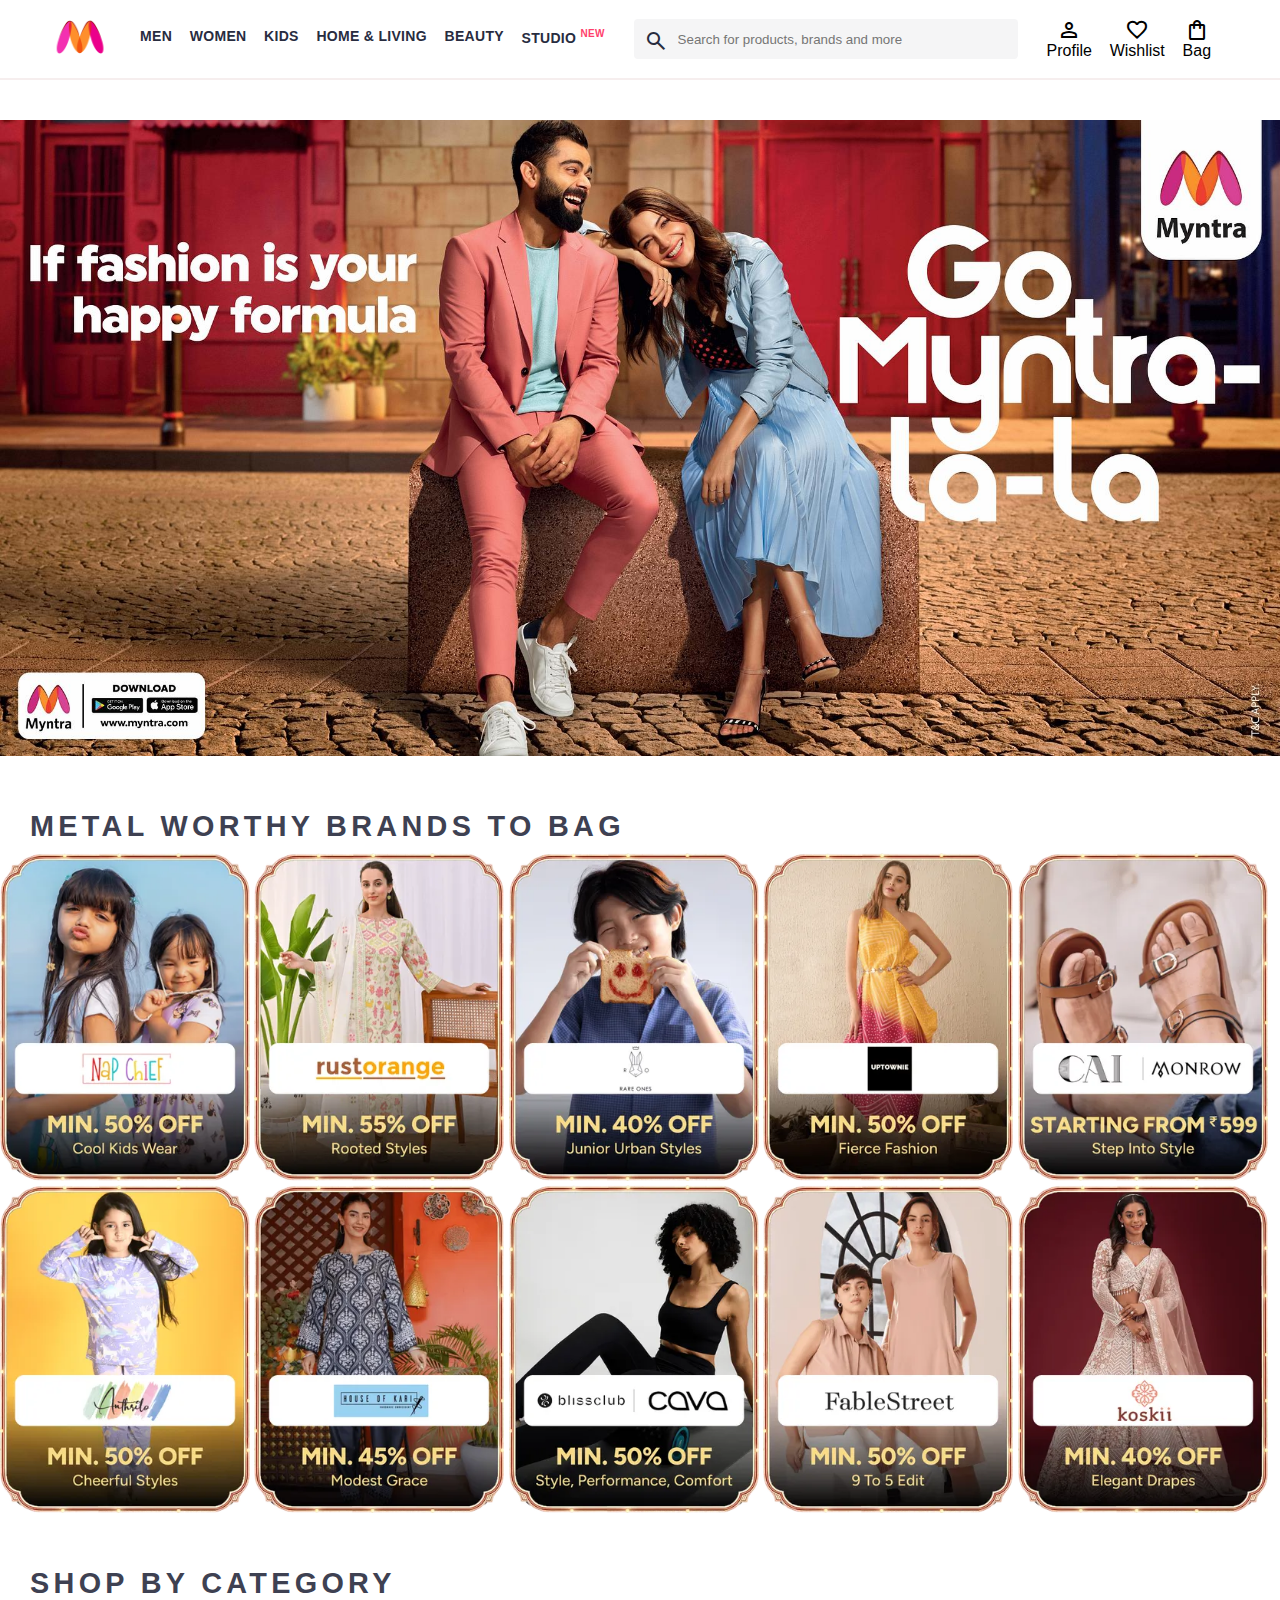
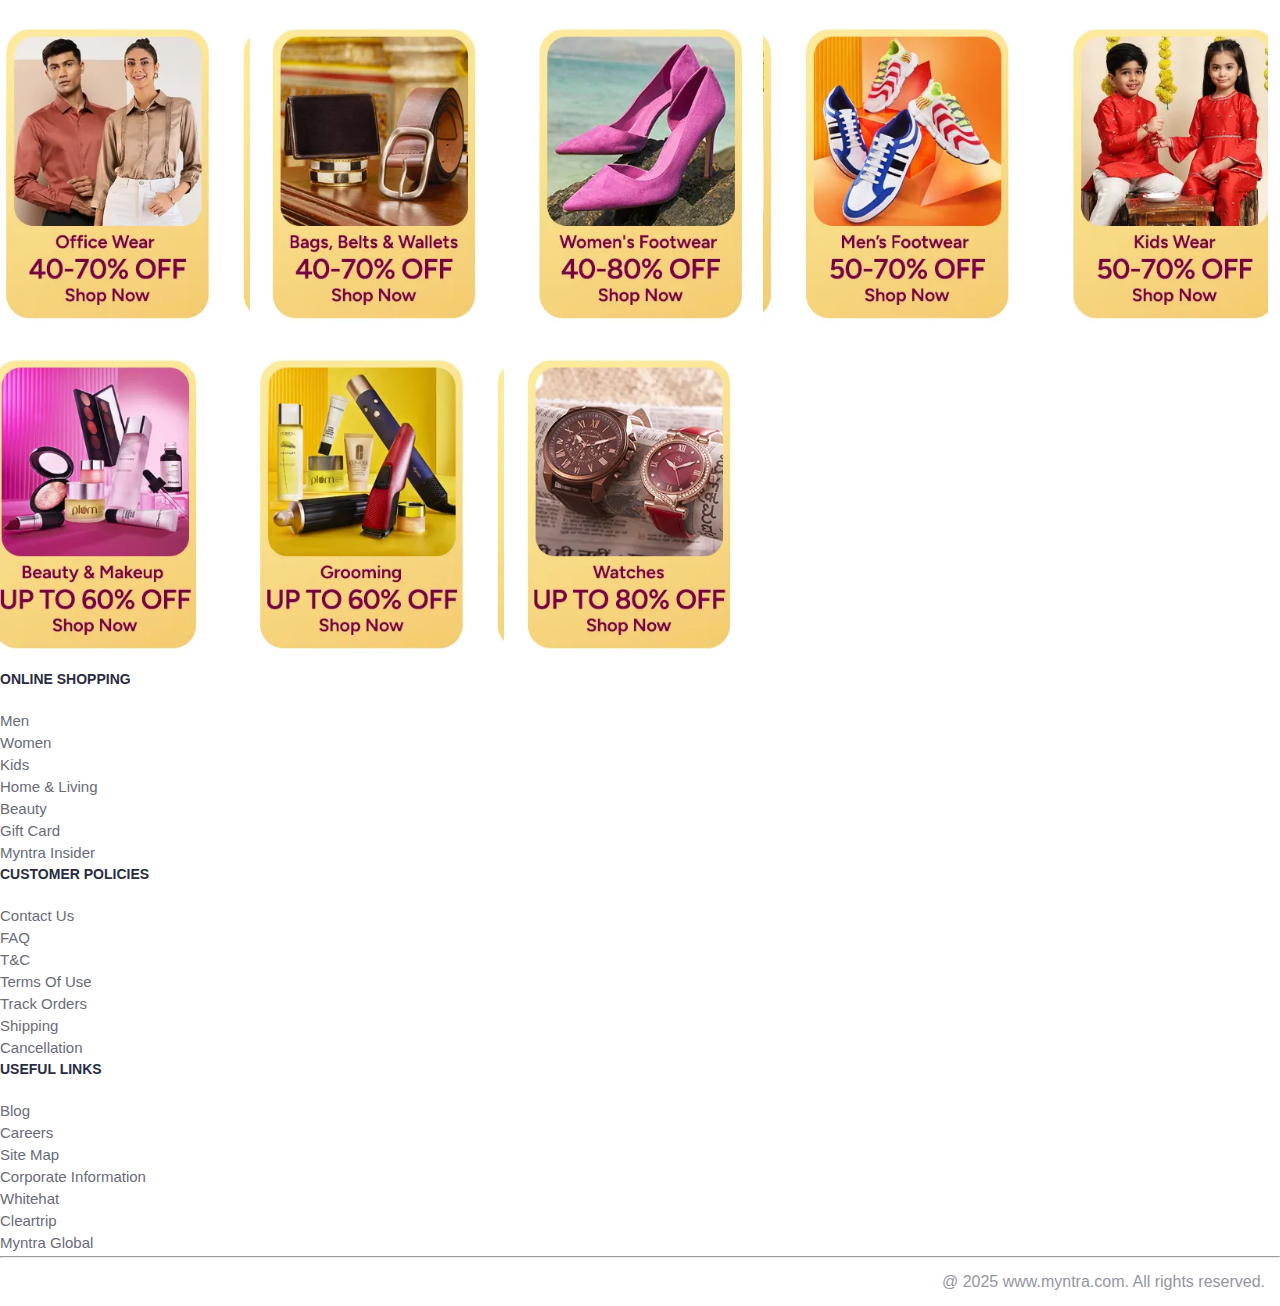
<file: project myntra clone/index.html>
<!DOCTYPE html>
<html lang="en">
<head>
    <title>Myntra Clone</title>
    <link rel="stylesheet" href="index.css">
    <link rel="stylesheet"
      href="https://fonts.googleapis.com/css2?family=Material+Symbols+Outlined" />

</head>
<body>
    <header>
        <div class="logo_container">
            <a href="#"><img class = "myntra_home" src="images/logo.webp" alt="Myntra Logo"></a>
        </div>
        <nav class="nav_bar">
            <a href="#">Men</a>
            <a href="#">Women</a>
            <a href="#">Kids</a>
            <a href="#">Home & Living</a>
            <a href="#">Beauty</a>
            <a href="#">Studio <sup>New</sup></a>
        </nav>
        <div class="search_bar">
            <span class="material-symbols-outlined search_icon">search
                </span>
            <input class = "search_input" placeholder="Search for products, brands and more">
        </div>
        <div class="action_bar">
            <div class="action_container">
                <span class="material-symbols-outlined action_icon">person</span>
                <span class="action_name">Profile</span>
            </div>
            <div class="action_container">
                <span class="material-symbols-outlined action_icon">favorite</span>
                <span class="action_name">Wishlist</span>
            </div>
            <div class="action_container">
                <span class="material-symbols-outlined action_icon">shopping_bag</span>
                <span class="action_name">Bag</span>
            </div>
        </div>
    </header>
    <main>
        <div class="banner_container">
            <img class="banner_image" src="images/banner.jpg" alt="Main Banner">
        </div>
        <div class="category_heading">METAL WORTHY BRANDS TO BAG</div>
        <div class="category_items">
            <a href="#"><img class="sale_item"src="images/21.webp"></a>
            <a href="#"><img class="sale_item"src="images/20.webp"></a>
            <a href="#"><img class="sale_item"src="images/23.webp"></a>
            <a href="#"><img class="sale_item"src="images/24.webp"></a>
            <a href="#"><img class="sale_item"src="images/25.webp"></a>
            <a href="#"><img class="sale_item"src="images/26.webp"></a>
            <a href="#"><img class="sale_item"src="images/27.webp"></a>
            <a href="#"><img class="sale_item"src="images/28.webp"></a>
            <a href="#"><img class="sale_item"src="images/29.webp"></a>
            <a href="#"><img class="sale_item"src="images/30.webp"></a>

        </div>
        <div class="category_heading">SHOP BY CATEGORY</div>
        <div class="category_items">
            <a href="#"><img class="sale_item"src="images/31.webp"></a>
            <a href="#"><img class="sale_item"src="images/33.webp"></a>
            <a href="#"><img class="sale_item"src="images/34.webp"></a>
            <a href="#"><img class="sale_item"src="images/35.webp"></a>
            <a href="#"><img class="sale_item"src="images/36.webp"></a>
            <a href="#"><img class="sale_item"src="images/37.webp"></a>
            <a href="#"><img class="sale_item"src="images/38.webp"></a>
            <a href="#"><img class="sale_item"src="images/39.webp"></a>
            

        </div>
    </main>
    <footer>
        <div class="footer_container">
            <div class="footer_column">
            <h3>ONLINE SHOPPING</h3>
            <a href="#">Men</a>
            <a href="#">Women</a>
            <a href="#">Kids</a>
            <a href="#">Home & Living</a>
            <a href="#">Beauty</a>
            <a href="#">Gift Card</a>
            <a href="#">Myntra Insider</a>
            </div>

             <div class="footer_column">
            <h3>CUSTOMER POLICIES</h3>
            <a href="#">Contact Us</a>
            <a href="#">FAQ</a>
            <a href="#">T&C</a>
            <a href="#">Terms Of Use</a>
            <a href="#">Track Orders</a>
            <a href="#">Shipping</a>
            <a href="#">Cancellation</a>
            </div>

             <div class="footer_column">
            <h3>USEFUL LINKS</h3>
            <a href="#">Blog</a>
            <a href="#">Careers</a>
            <a href="#">Site Map</a>
            <a href="#">Corporate Information</a>
            <a href="#">Whitehat</a>
            <a href="#">Cleartrip</a>
            <a href="#">Myntra Global</a>
            </div>
        </div>
        <hr>
        <div class="copyright">
            @ 2025 www.myntra.com. All rights reserved.
        </div>
    </footer>

</body>
</html>
</file>
<file: project myntra clone/index.css>
*{
    margin: 0;
    padding: 0;
    font-family: Assistant,-apple-system,BlinkMacSystemFont,Seoge UI,Roboto,Helvetica,Arial,sans-serif;
    box-sizing: border-box;
}
header{
    display : flex;
    background-color: #ffffff;
    height: 80px;
    justify-content: space-between;
    align-items: center;
    border-bottom: 2px solid #f6eeee;
}
.myntra_home{
    height: 60px;
}
.logo_container{
    margin-left: 4%;
} 
.action_bar{
    margin-right: 4%;
}
.nav_bar{
    display: flex;
    min-width: 500px;
    justify-content: space-evenly;
}
.nav_bar a{
    font-size: 14px;
    letter-spacing: .3px;
    color: #282c3f;
    font-weight: 700;
    text-transform: uppercase;
    text-decoration: none;
    padding: 28px 0;
    border-bottom: 5px solid #ffffff;

}
.nav_bar a:hover{
    border-bottom: 4px solid #f54e77;
}
.nav_bar a sup{
    color: #ff3f6c;
    font-size: 10px;
}


.search_bar{
    height: 40px;
    min-width: 200px;
    width: 30%;
    display: flex;
    align-items: center;
}
.search_icon{
    box-sizing: content-box;
    height: 20px;
    padding: 10px;
    background-color: #f5f5f6;
    color: #282c3f;
    font-weight: 300;
    border-radius: 4px 0 0 4px;;
}
.search_input{
    color: #696e79;
    background-color: #f5f5f6;
    flex-grow:1;
    height: 40px;
    border:0;
    border-radius: 0 4px 4px 0;
}
.action_bar{
    display: flex;
    min-width: 200px;
    justify-content: space-evenly;
}
.action_container{
    display: flex;
    flex-direction: column;
    align-items: center;
}


/* Main section */
.banner_container{
margin: 40px 0;
}
.banner_image{
width: 100%;
}
.category_heading{
    text-transform: uppercase;
    color: #3e4152;
    letter-spacing: .15em;
    font-size: 1.8em;
    margin: 50px 0 10px 30px;
    max-height: 5em;
    font-weight: 700;
}
.category_item{
display: flex;
flex-wrap: wrap;
justify-content:space-evenly;
}
.sale_item{
width: 250px;
}
.footer_conatiner{
    padding: 30px 0px 40px 0px;
    background: #FAFBFC;
    display: flex;
    justify-content: space-evenly;
}
.footer_column{
    display:flex;
    flex-direction: column;
}
.footer_column h3{
   color: #282c3f;
   font-size: 14px;
   margin-bottom: 25px;

}
.footer_column a{
  color: #696b79;
  font-size: 15px;
  text-decoration: none;
  padding-bottom: 5px;  
}
.copyright{
    color: #94969f;
    text-align: end;
    padding: 15px;
}
</file>
